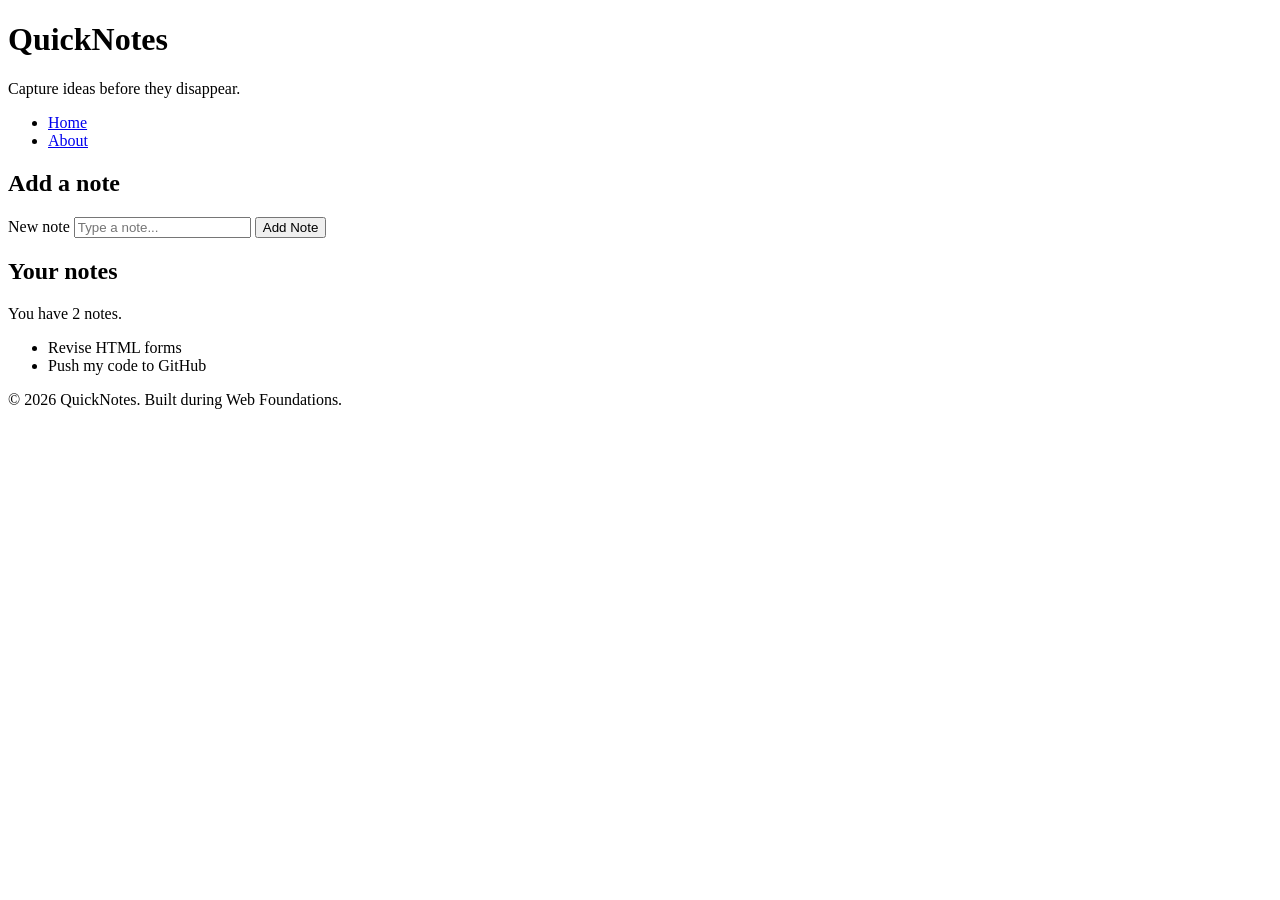
<file: index.html>
<!DOCTYPE html>
<html lang="en">
  <head>
    <meta charset="UTF-8"/> 
    <meta name="viewport" content="width=device-width, initial-scale=1.0"/>
    <title>QuickNotes</title>
  </head>
  <body>
    <header>
      <h1>QuickNotes</h1>
      <p>Capture ideas before they disappear.</p>

      <nav>
        <ul>
          <li><a href="index.html">Home</a></li>
          <li><a href="about.html">About</a></li>
        </ul>
      </nav>
    </header>
 
    <main>
      <section>
        <h2>Add a note</h2>
        <form id="note-form">
          <label for="note-input">New note</label>
          <input type="text" id="note-input" placeholder="Type a note..."/>
          <button type="submit">Add Note</button>
        </form>
      </section>
 
      <section>
        <h2>Your notes</h2>
        <p id="note-count">You have 2 notes.</p>
        <ul id="notes-list">
          <li>Revise HTML forms</li>
          <li>Push my code to GitHub</li>
        </ul>
      </section>
    </main>
 
    <footer>
      <p>&copy; 2026 QuickNotes. Built during Web Foundations.</p>
    </footer>
  </body>
</html>
</file>
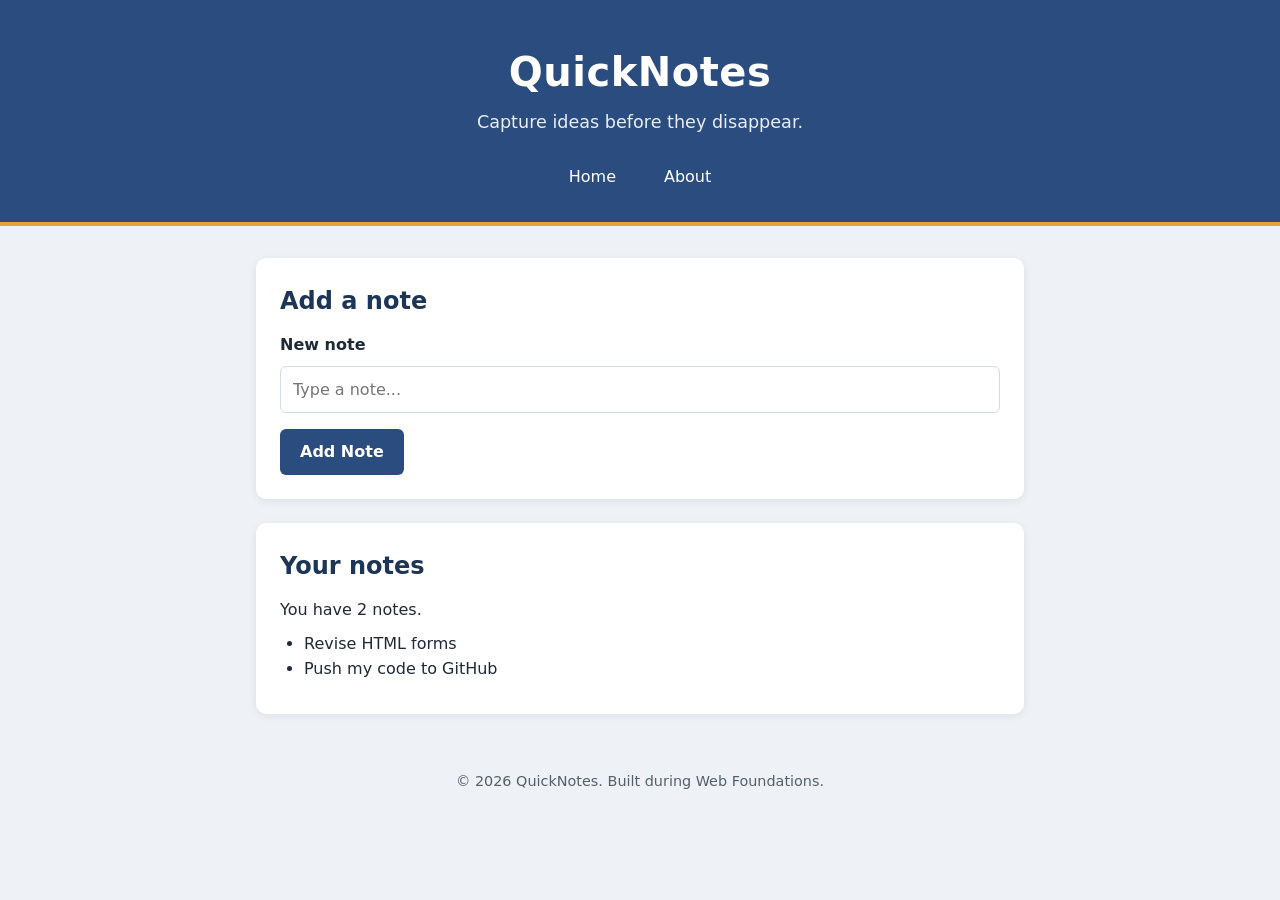
<file: day2/index.html>
<!DOCTYPE html>
<html lang="en">
  <head>
    <meta charset="UTF-8"/> 
    <meta name="viewport" content="width=device-width, initial-scale=1.0"/>
    <link rel="stylesheet" href="styles.css"/>
    <title>QuickNotes</title>
  </head>
  <body>
    <header>
      <h1>QuickNotes</h1>
      <p>Capture ideas before they disappear.</p>

      <nav>
        <ul>
          <li><a href="index.html">Home</a></li>
          <li><a href="about.html">About</a></li>
        </ul>
      </nav>
    </header>
 
    <main>
      <section>
        <h2>Add a note</h2>
        <form id="note-form">
          <label for="note-input">New note</label>
          <input type="text" id="note-input" placeholder="Type a note..."/>
          <button type="submit">Add Note</button>
        </form>
      </section>
 
      <section>
        <h2>Your notes</h2>
        <p id="note-count">You have 2 notes.</p>
        <ul id="notes-list">
          <li>Revise HTML forms</li>
          <li>Push my code to GitHub</li>
        </ul>
      </section>
    </main>
 
    <footer>
      <p>&copy; 2026 QuickNotes. Built during Web Foundations.</p>
    </footer>
  </body>
</html>
</file>
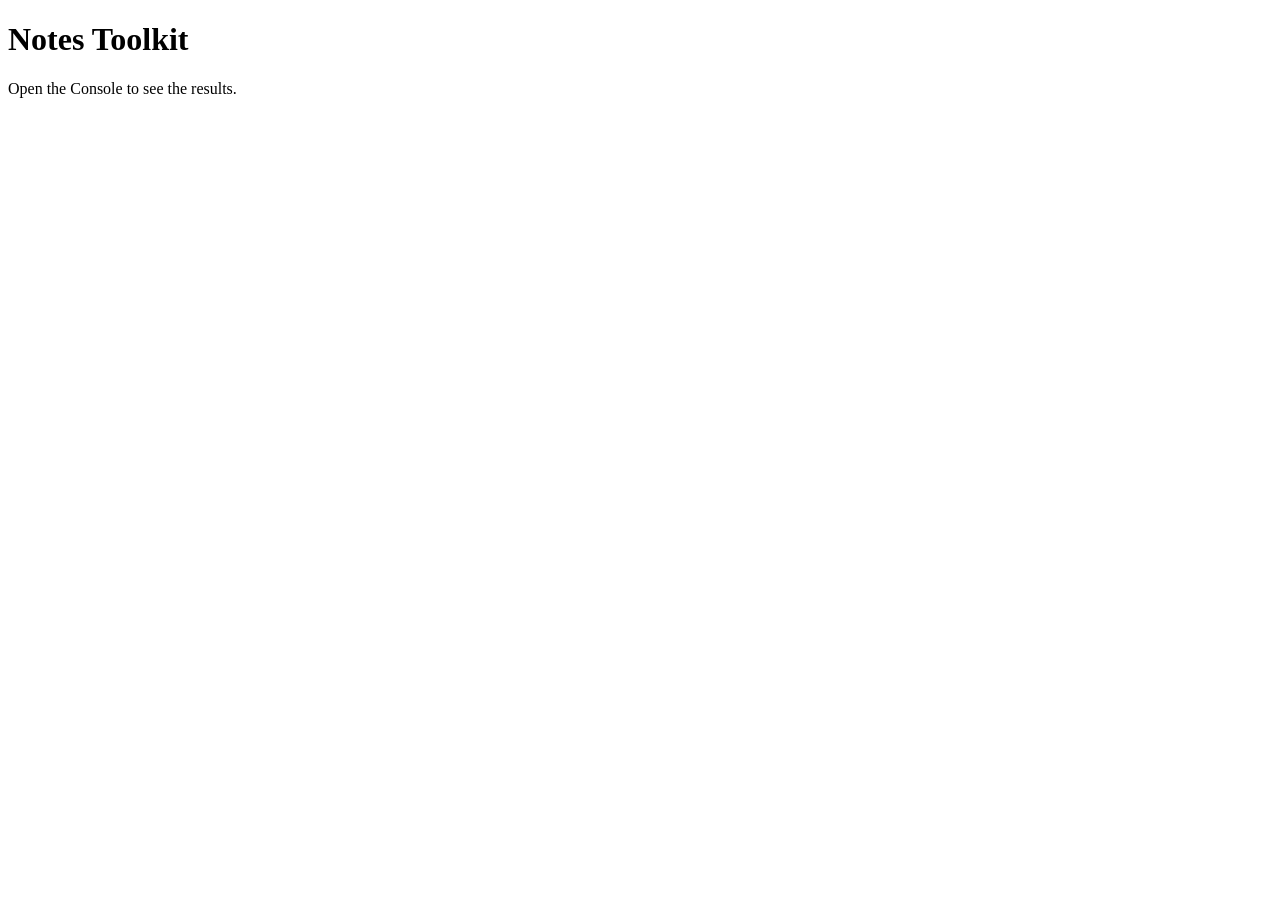
<file: day3/index.html>
<!DOCTYPE html>
<html lang="en">
<head>
  <meta charset="UTF-8">
  <meta name="viewport" content="width=device-width, initial-scale=1.0">
  <title>Notes Toolkit</title>
  <script src="script.js" defer></script>
</head>
<body>
  <h1>Notes Toolkit</h1>
  <p>Open the Console to see the results.</p>
</body>
</html>
</file>
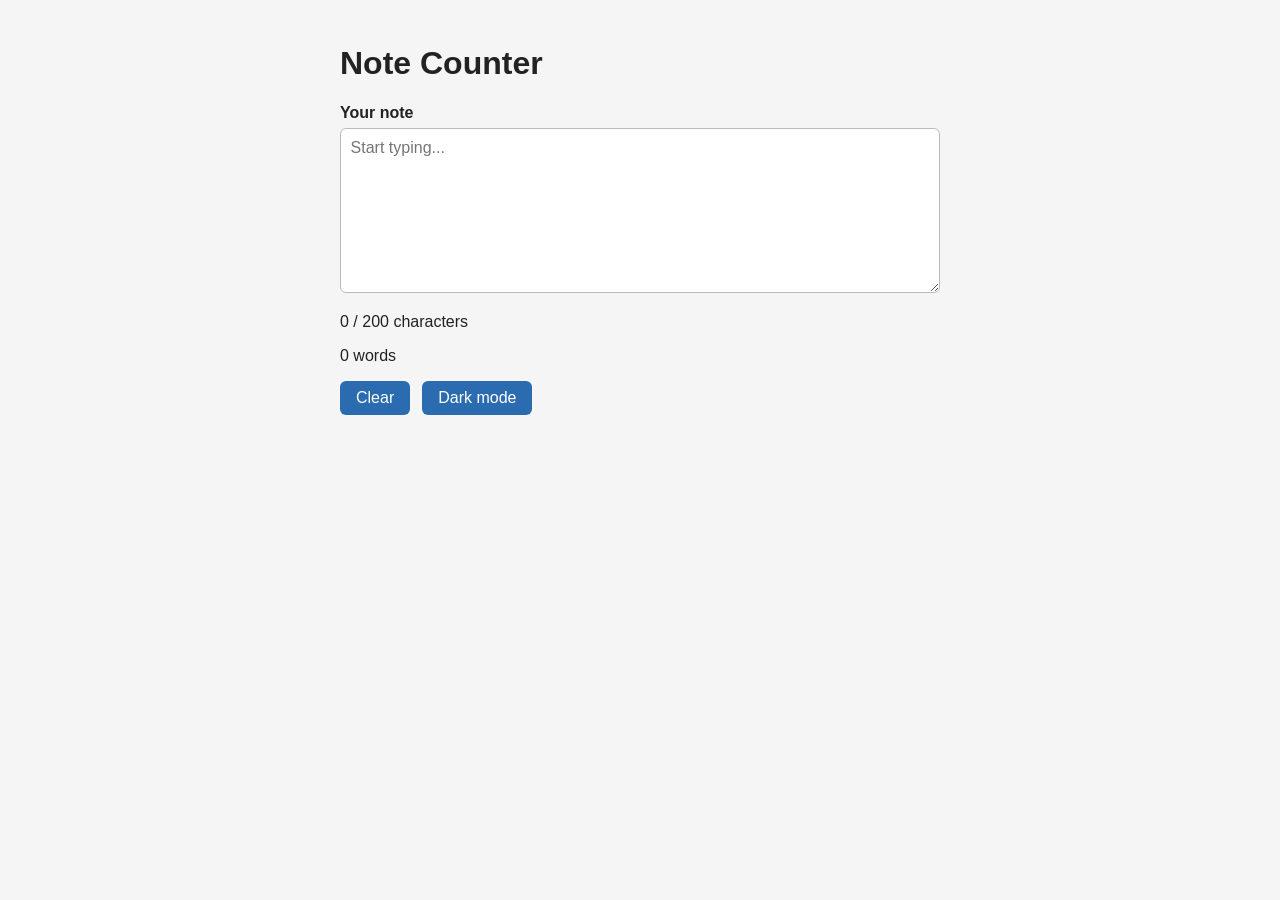
<file: day4/index.html>
<!DOCTYPE html>
<html lang="en">
<head>
  <meta charset="UTF-8">
  <meta name="viewport" content="width=device-width, initial-scale=1.0">
  <title>Note Counter</title>
  <link rel="stylesheet" href="style.css">
  <script src="script.js" defer></script>
</head>
<body>
  <main>
    <h1>Note Counter</h1>

    <label for="note-text">Your note</label>
    <textarea id="note-text" rows="8" placeholder="Start typing..."></textarea>

    <p id="char-count">0 / 200 characters</p>
    <p id="word-count">0 words</p>

    <div class="buttons">
      <button id="clear-btn" type="button">Clear</button>
      <button id="theme-toggle" type="button">Dark mode</button>
    </div>
  </main>
</body>
</html>
</file>
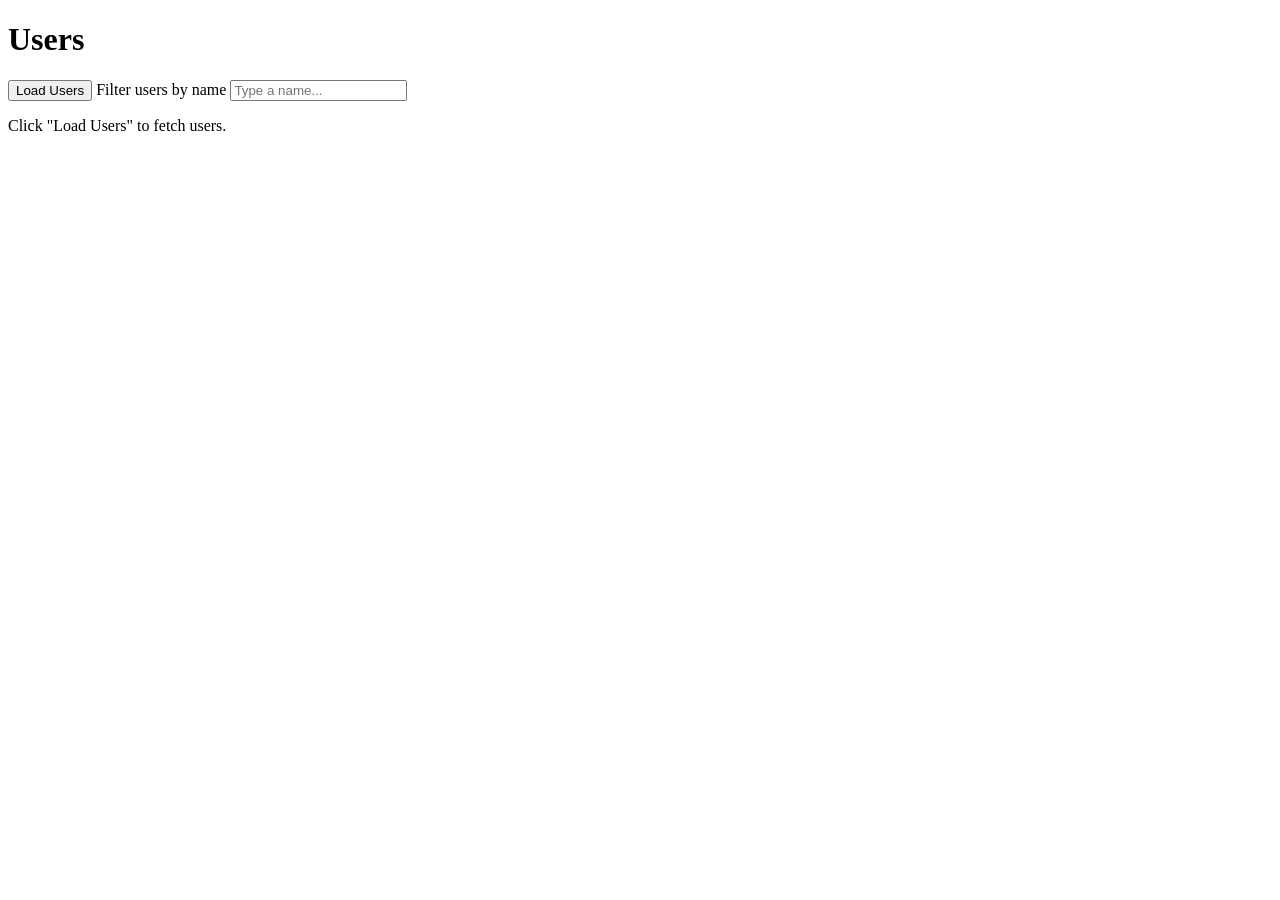
<file: day5/index.html>
<!DOCTYPE html>
<html lang="en">
<head>
  <meta charset="UTF-8">
  <meta name="viewport" content="width=device-width, initial-scale=1.0">
  <title>Day 5 - Users API</title>
</head>
<body>
  <main>
    <h1>Users</h1>

    <button id="load-users" type="button">Load Users</button>

    <label for="filter-input">Filter users by name</label>
    <input id="filter-input" type="search" placeholder="Type a name..." autocomplete="off">

    <p id="status" role="status">Click "Load Users" to fetch users.</p>

    <ul id="users-list"></ul>
  </main>

  <script src="users.js" defer></script>
</body>
</html>
</file>
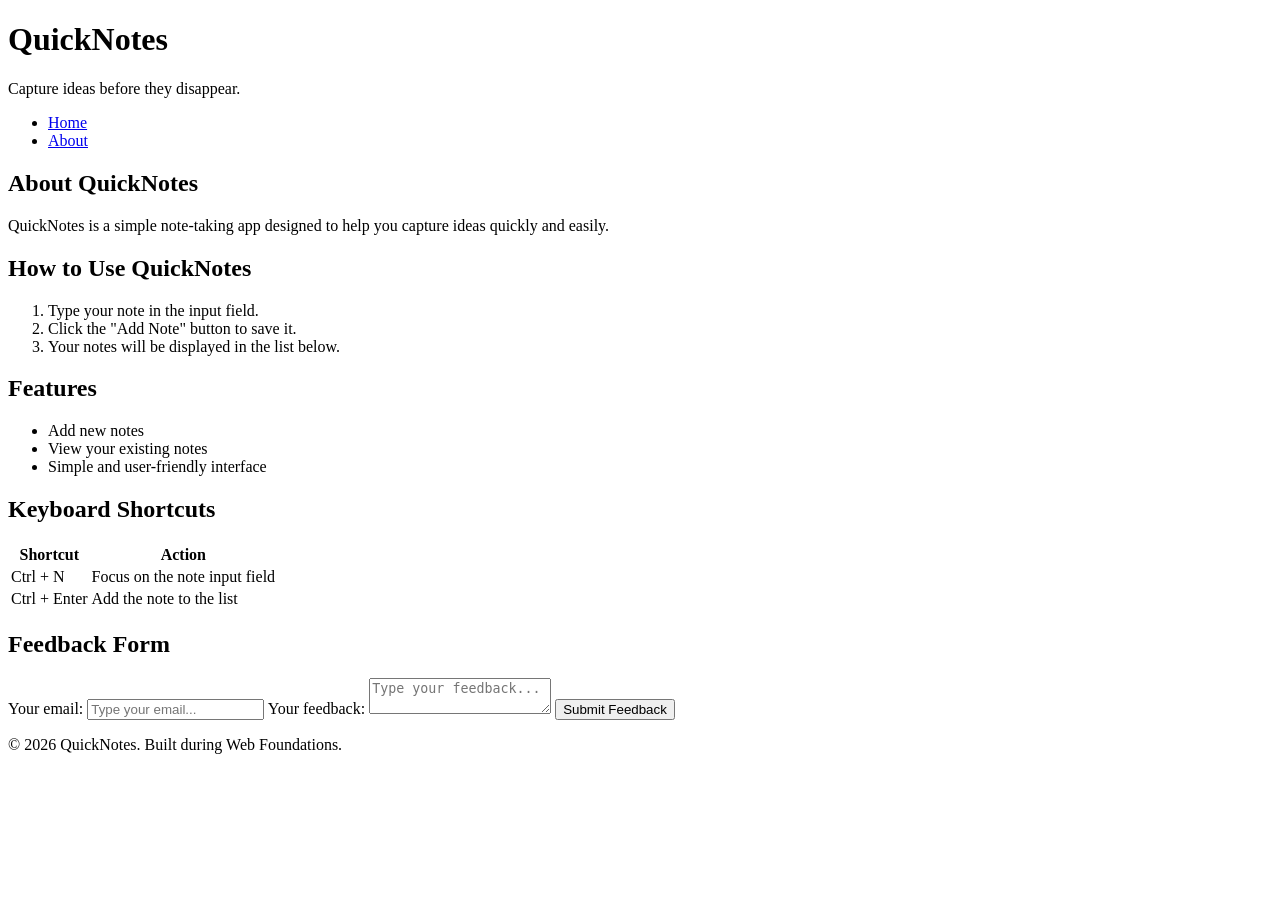
<file: about.html>
<!DOCTYPE html>
<html lang="en">
  <head>
    <meta charset="UTF-8" />
    <meta name="viewport" content="width=device-width, initial-scale=1.0" />
    <title>QuickNotes</title>
  </head>
  <body>
    <header>
      <h1>QuickNotes</h1>
      <p>Capture ideas before they disappear.</p>

      <nav>
        <ul>
          <li><a href="index.html">Home</a></li>
          <li><a href="about.html">About</a></li>
        </ul>
      </nav>
    </header>
 
    <main>
      <section>
        <h2>About QuickNotes</h2>
        <p>QuickNotes is a simple note-taking app designed to help you capture ideas quickly and easily.</p>
      </section>
    
      <section>
        <h2>How to Use QuickNotes</h2>
        <ol>
          <li>Type your note in the input field.</li>
          <li>Click the "Add Note" button to save it.</li>
          <li>Your notes will be displayed in the list below.</li>      
        </ol>
      </section>

      <section>
        <h2>Features</h2>
        <ul>
          <li>Add new notes</li>
          <li>View your existing notes</li>
          <li>Simple and user-friendly interface</li>
        </ul>
        </section>

        <section>
            <h2>Keyboard Shortcuts</h2>
            <table>
                <thead>
                    <tr>
                        <th>Shortcut</th>
                        <th>Action</th>
                    </tr>
                </thead>
                <tbody>
                    <tr>
                        <td>Ctrl + N</td>
                        <td>Focus on the note input field</td>
                    </tr>
                    <tr>
                        <td>Ctrl + Enter</td>
                        <td>Add the note to the list</td>
                    </tr>
                </tbody>    
            </table>
        </section>

        <section>
            <h2>Feedback Form</h2>
            <form id="feedback-form">
                <label for="email-input">Your email:</label>
                <input type="email" id="email-input" placeholder="Type your email..." required />
                <label for="feedback-input">Your feedback:</label>
                <textarea id="feedback-input" placeholder="Type your feedback..." required></textarea>
                <button type="submit">Submit Feedback</button>  
            </form>
        </section>

    </main>
 
    <footer>
      <p>&copy; 2026 QuickNotes. Built during Web Foundations.</p>
    </footer>
  </body>
</html>
</file>
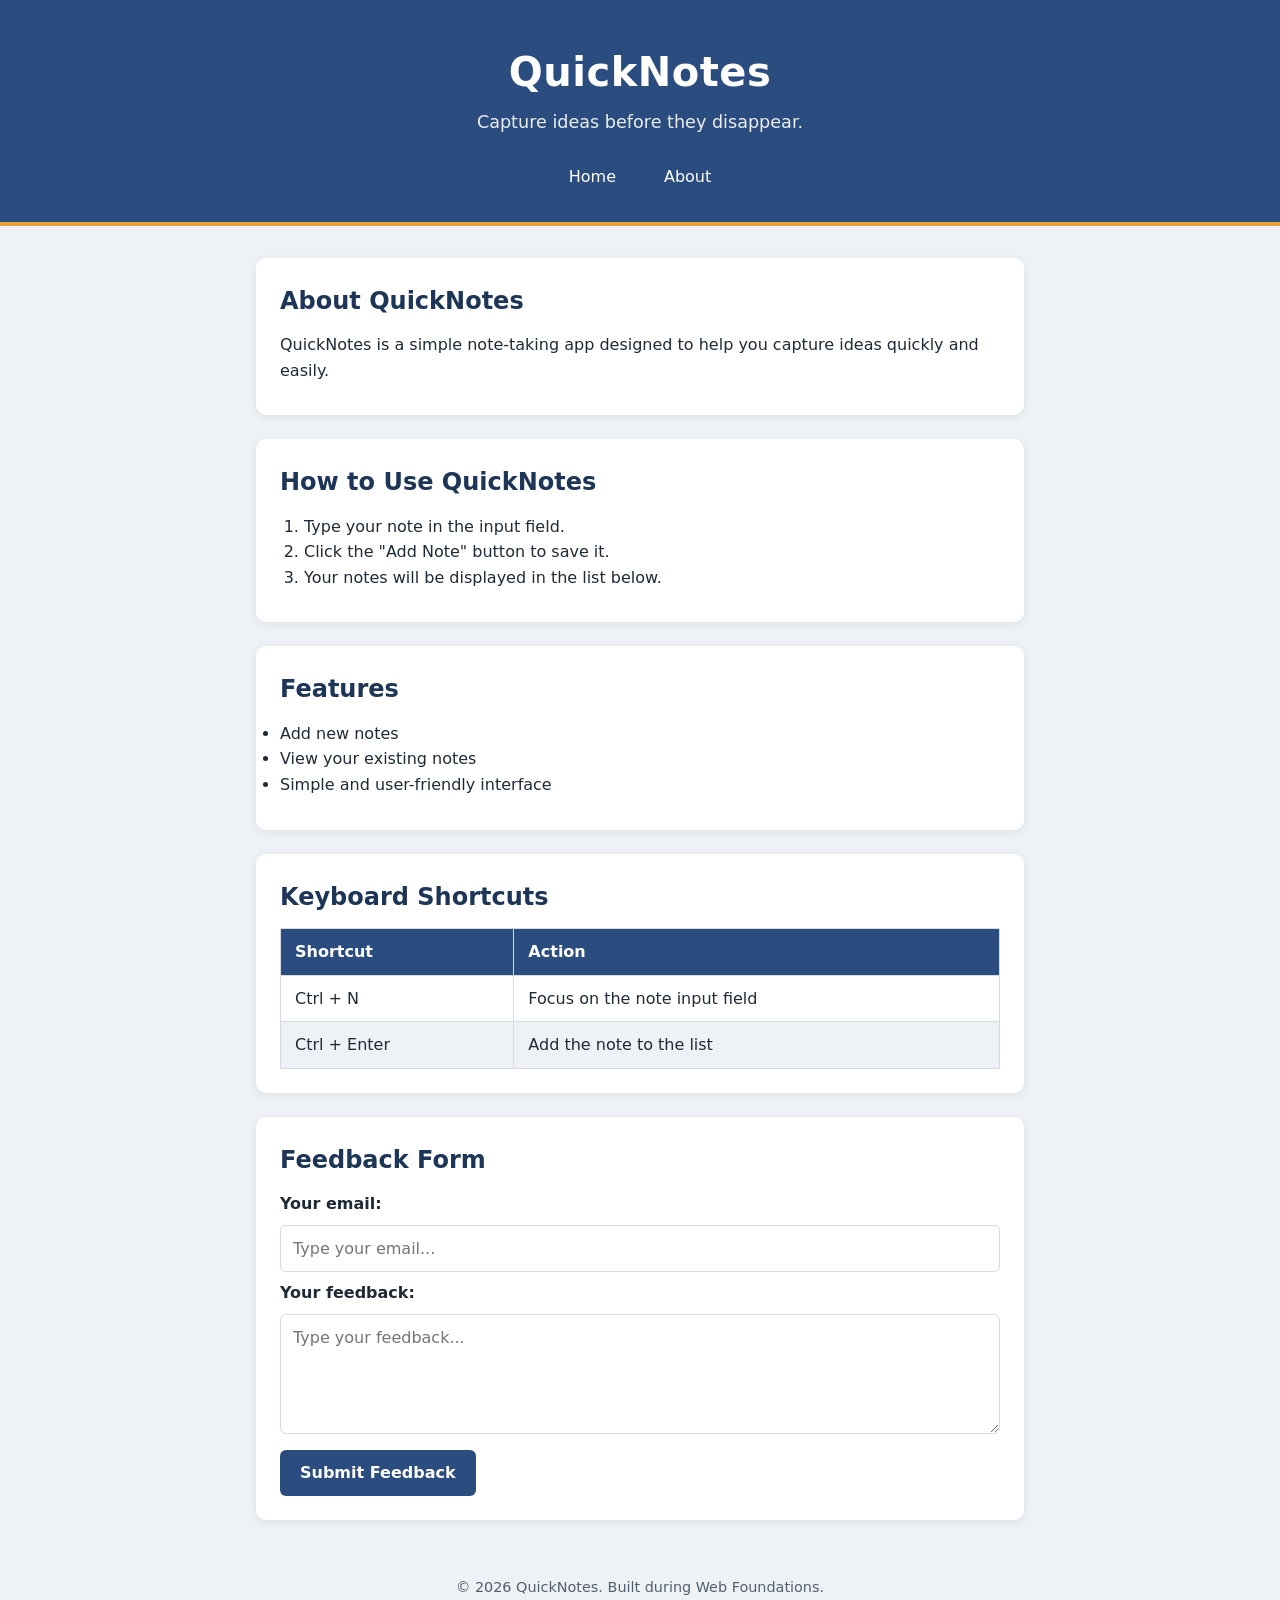
<file: day2/about.html>
<!DOCTYPE html>
<html lang="en">
  <head>
    <meta charset="UTF-8" />
    <meta name="viewport" content="width=device-width, initial-scale=1.0" />
    <link rel="stylesheet" href="styles.css"/>
    <title>QuickNotes</title>
  </head>
  <body>
    <header>
      <h1>QuickNotes</h1>
      <p>Capture ideas before they disappear.</p>

      <nav>
        <ul>
          <li><a href="index.html">Home</a></li>
          <li><a href="about.html">About</a></li>
        </ul>
      </nav>
    </header>
 
    <main>
      <section>
        <h2>About QuickNotes</h2>
        <p>QuickNotes is a simple note-taking app designed to help you capture ideas quickly and easily.</p>
      </section>
    
      <section>
        <h2>How to Use QuickNotes</h2>
        <ol>
          <li>Type your note in the input field.</li>
          <li>Click the "Add Note" button to save it.</li>
          <li>Your notes will be displayed in the list below.</li>      
        </ol>
      </section>

      <section>
        <h2>Features</h2>
        <ul>
          <li>Add new notes</li>
          <li>View your existing notes</li>
          <li>Simple and user-friendly interface</li>
        </ul>
        </section>

        <section>
            <h2>Keyboard Shortcuts</h2>
            <table>
                <thead>
                    <tr>
                        <th>Shortcut</th>
                        <th>Action</th>
                    </tr>
                </thead>
                <tbody>
                    <tr>
                        <td>Ctrl + N</td>
                        <td>Focus on the note input field</td>
                    </tr>
                    <tr>
                        <td>Ctrl + Enter</td>
                        <td>Add the note to the list</td>
                    </tr>
                </tbody>    
            </table>
        </section>

        <section>
            <h2>Feedback Form</h2>
            <form id="feedback-form">
                <label for="email-input">Your email:</label>
                <input type="email" id="email-input" placeholder="Type your email..." required />
                <label for="feedback-input">Your feedback:</label>
                <textarea id="feedback-input" placeholder="Type your feedback..." required></textarea>
                <button type="submit">Submit Feedback</button>  
            </form>
        </section>

    </main>
 
    <footer>
      <p>&copy; 2026 QuickNotes. Built during Web Foundations.</p>
    </footer>
  </body>
</html>
</file>
<file: day2/styles.css>
/* ===== Reset & base ===== */
*,
*::before,
*::after {
  box-sizing: border-box;
}

* {
  margin: 0;
  padding: 0;
}

:root {
  --ink: #1f2a37;
  --ink-soft: #52606d;
  --paper: #eef1f5;
  --card: #ffffff;
  --brand: #2b4c7e;
  --brand-dark: #1d3557;
  --accent: #e9a23b;
  --line: #d5dbe3;
}

body {
  font-family: "Segoe UI", system-ui, -apple-system, Arial, sans-serif;
  font-size: 1rem;
  line-height: 1.6;
  color: var(--ink);
  background-color: var(--paper);
}

/* ===== Header ===== */
header {
  background-color: var(--brand);
  color: #ffffff;
  text-align: center;
  padding: 40px 20px 24px;
  border-bottom: 4px solid var(--accent);
}

header h1 {
  font-size: 2.5rem;
  letter-spacing: 0.5px;
}

header p {
  margin-top: 4px;
  font-size: 1.1rem;
  opacity: 0.9;
}

/* ===== Navigation ===== */
nav {
  margin-top: 20px;
}

nav ul {
  list-style: none;
  display: flex;
  justify-content: center;
  gap: 16px;
}

nav a {
  display: inline-block;
  color: #ffffff;
  text-decoration: none;
  padding: 8px 16px;
  border-radius: 6px;
  transition: background-color 0.25s ease, color 0.25s ease;
}

nav a:hover,
nav a:focus-visible {
  background-color: #ffffff;
  color: var(--brand-dark);
}

/* ===== Main & section cards ===== */
main {
  max-width: 800px;
  margin: 32px auto;
  padding: 0 16px;
}

section {
  background-color: var(--card);
  padding: 24px;
  margin-bottom: 24px;
  border-radius: 10px;
  box-shadow: 0 2px 8px rgba(31, 42, 55, 0.08);
}

section h2 {
  margin-bottom: 12px;
  color: var(--brand-dark);
}

section p,
section ol,
section ul {
  margin-bottom: 8px;
}

section ol {
  padding-left: 24px;
}

/* Notes list on the home page */
#notes-list {
  padding-left: 24px;
}

/* ===== Features grid (about page) ===== */
.features {
  list-style: none;
  padding-left: 0;
  display: grid;
  grid-template-columns: repeat(auto-fit, minmax(180px, 1fr));
  gap: 16px;
}

.features li {
  background-color: var(--paper);
  border: 1px solid var(--line);
  border-left: 4px solid var(--accent);
  border-radius: 8px;
  padding: 16px;
  text-align: center;
}

/* ===== Table ===== */
table {
  width: 100%;
  border-collapse: collapse;
}

th,
td {
  border: 1px solid var(--line);
  padding: 10px 14px;
  text-align: left;
}

th {
  background-color: var(--brand);
  color: #ffffff;
}

tbody tr:nth-child(even) {
  background-color: var(--paper);
}

/* ===== Forms ===== */
form {
  display: flex;
  flex-direction: column;
  gap: 8px;
}

label {
  font-weight: 600;
}

input,
textarea {
  width: 100%;
  padding: 10px 12px;
  font: inherit;
  color: var(--ink);
  border: 1px solid var(--line);
  border-radius: 6px;
  background-color: #ffffff;
}

input:focus,
textarea:focus {
  outline: 2px solid var(--brand);
  outline-offset: 1px;
  border-color: var(--brand);
}

textarea {
  min-height: 120px;
  resize: vertical;
}

/* ===== Buttons ===== */
button {
  align-self: flex-start;
  margin-top: 8px;
  padding: 10px 20px;
  font: inherit;
  font-weight: 600;
  color: #ffffff;
  background-color: var(--brand);
  border: none;
  border-radius: 6px;
  cursor: pointer;
  transition: background-color 0.25s ease, transform 0.15s ease;
}

button:hover,
button:focus-visible {
  background-color: var(--brand-dark);
  transform: translateY(-2px);
}

button:active {
  transform: translateY(0);
}

/* ===== Footer ===== */
footer {
  text-align: center;
  padding: 24px 16px;
  color: var(--ink-soft);
  font-size: 0.9rem;
}

/* ===== Small screens ===== */
@media (max-width: 600px) {
  header {
    padding: 20px 12px 16px;
  }

  header h1 {
    font-size: 1.6rem;
  }

  header p {
    font-size: 0.95rem;
  }

  nav ul {
    gap: 8px;
  }

  section {
    padding: 16px;
  }

  th,
  td {
    padding: 8px;
    font-size: 0.9rem;
  }
}
</file>
<file: day4/style.css>
/* ===== Theme colours (light by default) ===== */
:root {
  --bg: #f5f5f5;
  --text: #222222;
  --field-bg: #ffffff;
  --border: #bbbbbb;
  --button-bg: #2b6cb0;
  --button-text: #ffffff;
  --warning-color: #e67e00;
  --over-color: #d62020;
}

/* Dark theme: only the variables change */
body.dark {
  --bg: #1a1a1f;
  --text: #eeeeee;
  --field-bg: #26262d;
  --border: #55555f;
  --button-bg: #63a4e8;
  --button-text: #101014;
  --warning-color: #ffab40;
  --over-color: #ff6b6b;
}

/* ===== Layout ===== */
body {
  margin: 0;
  padding: 1.5rem;
  font-family: Arial, Helvetica, sans-serif;
  background: var(--bg);
  color: var(--text);
}

main {
  max-width: 600px;
  margin: 0 auto;
}

label {
  display: block;
  margin-bottom: 0.4rem;
  font-weight: bold;
}

textarea {
  box-sizing: border-box;
  width: 100%;
  padding: 0.6rem;
  font: inherit;
  background: var(--field-bg);
  color: var(--text);
  border: 1px solid var(--border);
  border-radius: 6px;
  resize: vertical;
}

.buttons {
  display: flex;
  gap: 0.75rem;
  margin-top: 1rem;
}

button {
  padding: 0.5rem 1rem;
  font: inherit;
  background: var(--button-bg);
  color: var(--button-text);
  border: none;
  border-radius: 6px;
  cursor: pointer;
}

button:hover {
  opacity: 0.85;
}

/* ===== Character counter states ===== */
.warning {
  color: var(--warning-color);
}

.over {
  color: var(--over-color);
  font-weight: bold;
}
</file>
